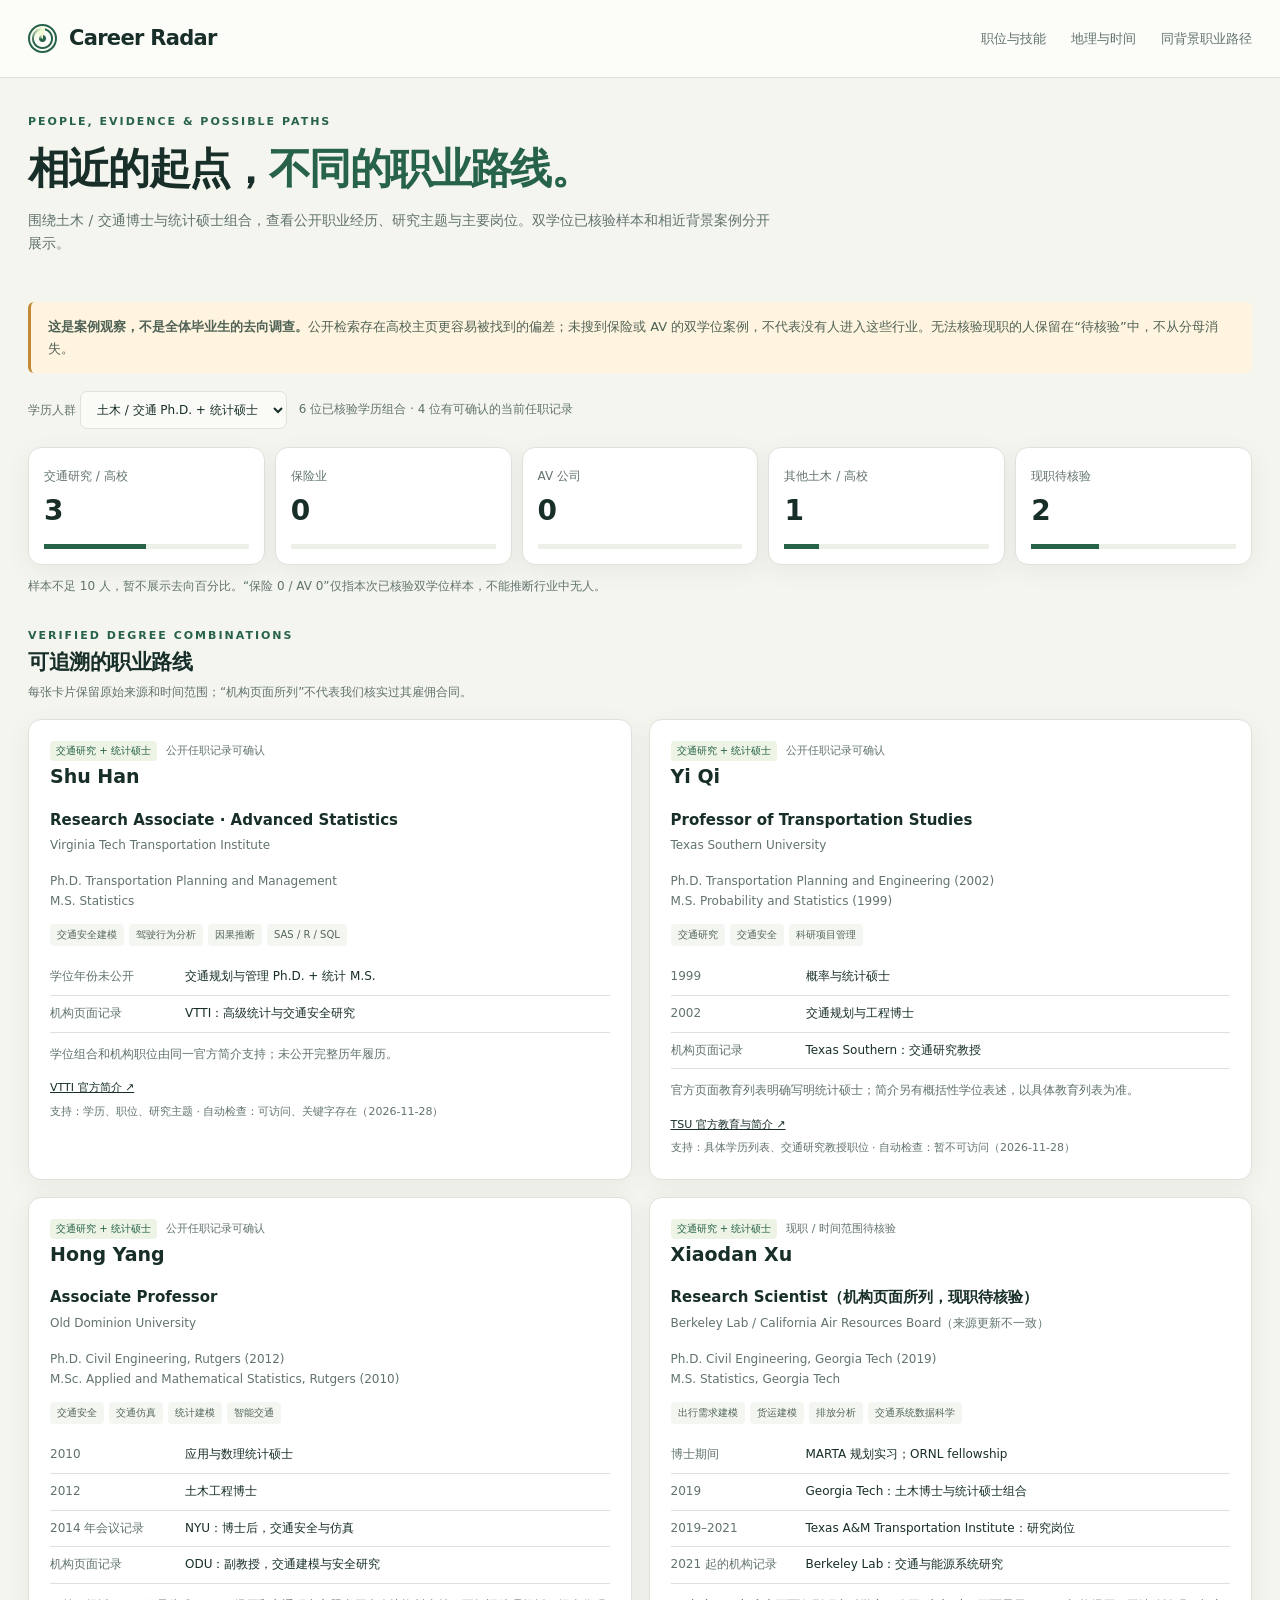
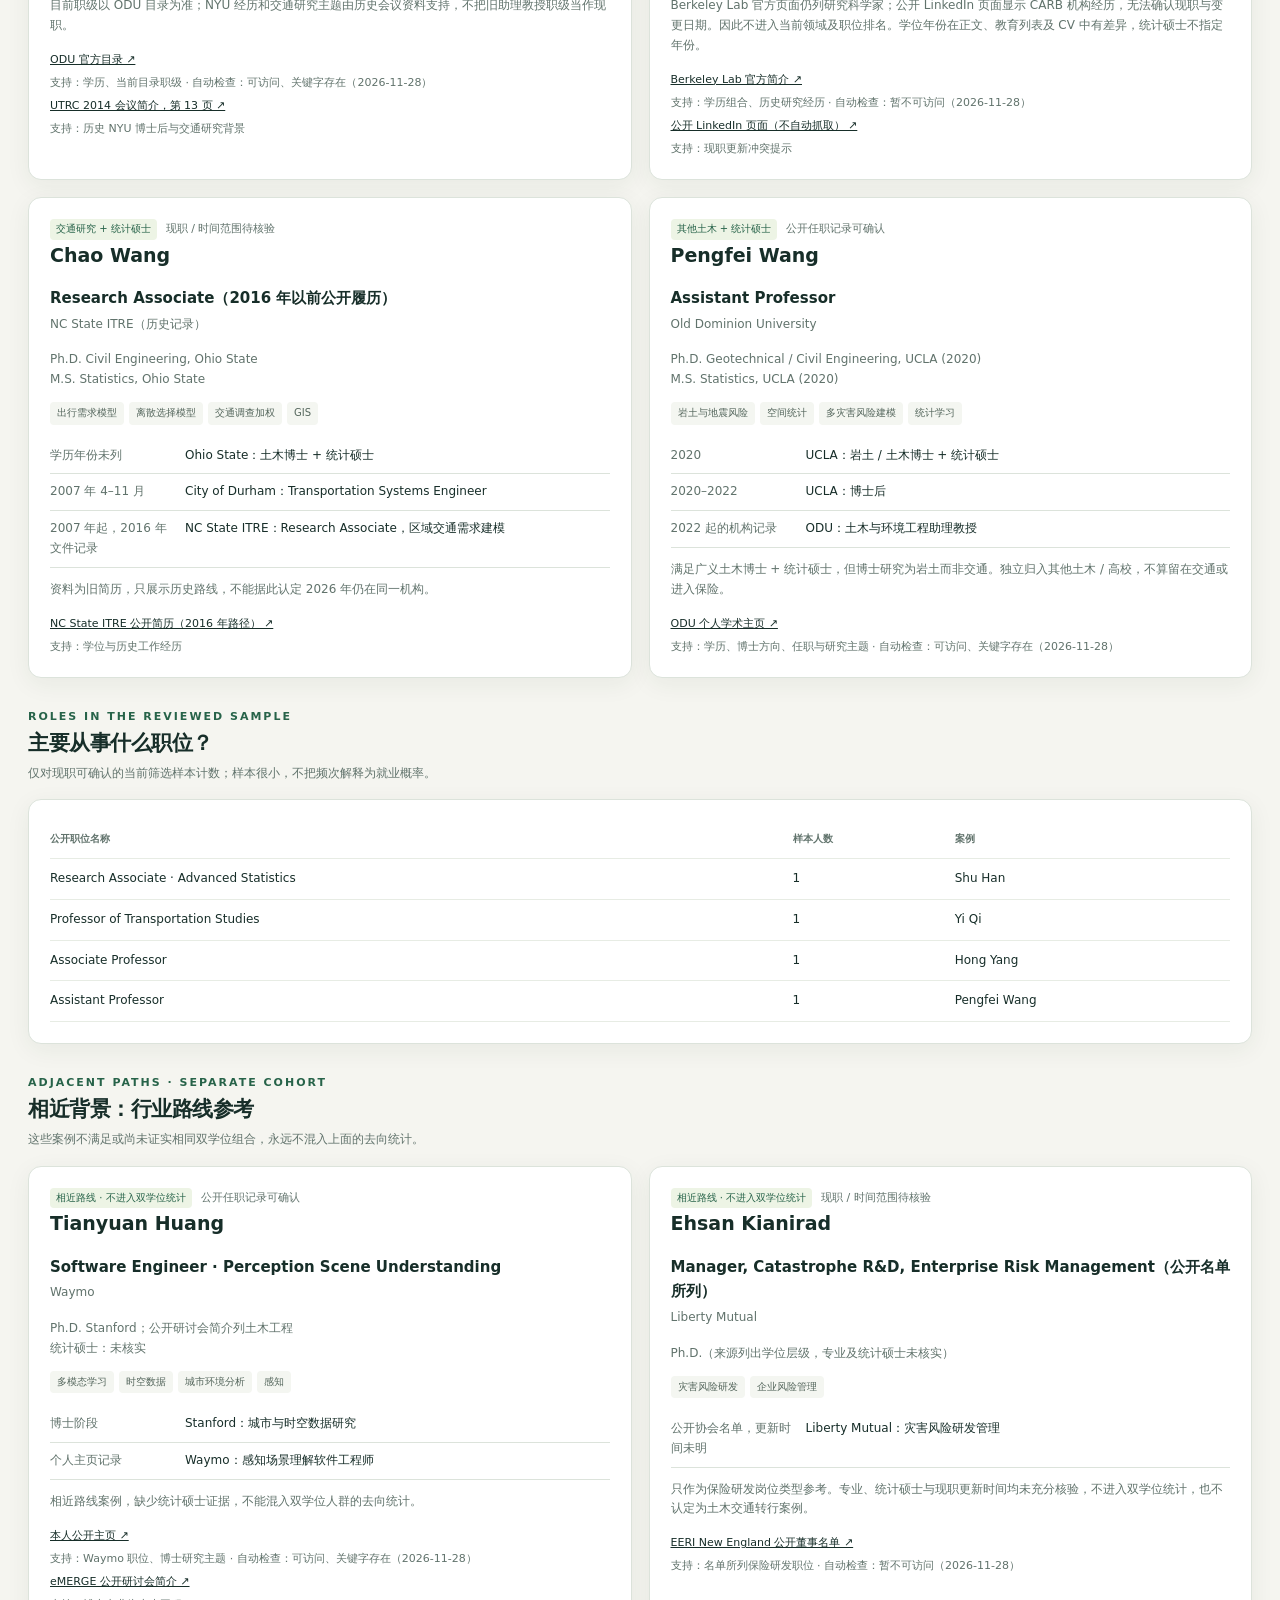
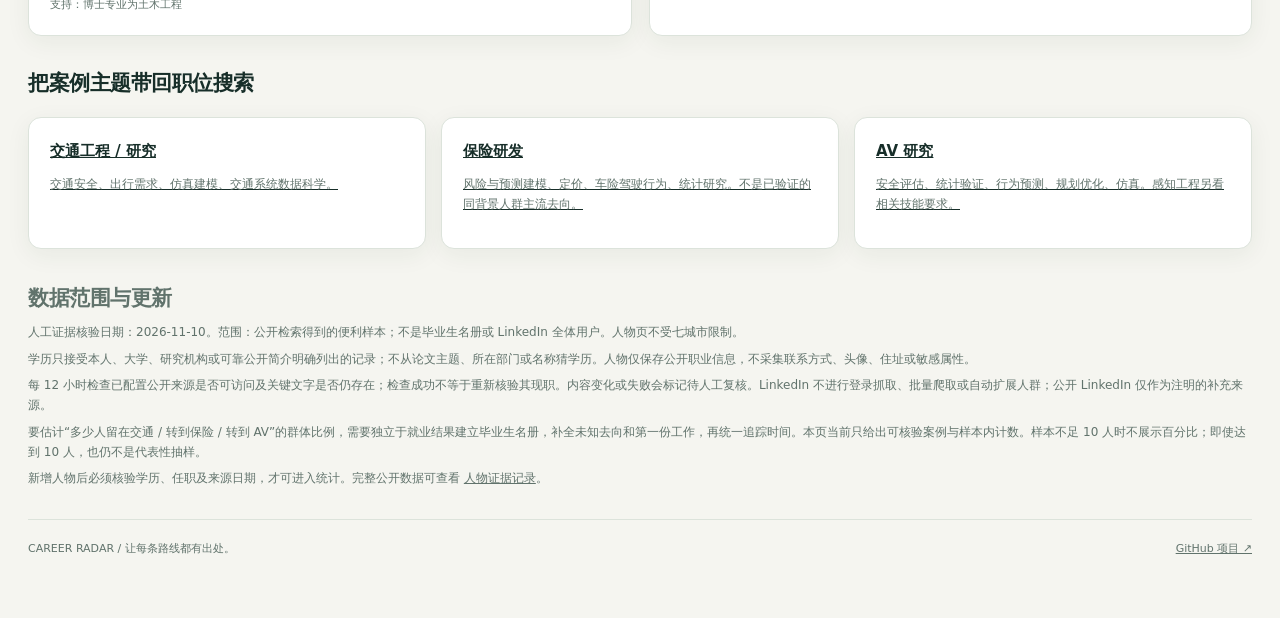
<file: careers.html>
<!doctype html><html lang="zh-CN"><head><meta charset="utf-8"><meta name="viewport" content="width=device-width,initial-scale=1"><title>同背景职业路径 · Career Radar</title><link rel="stylesheet" href="web/site.css?v=20261110-3"><link rel="stylesheet" href="web/upgrade.css?v=20261110-3"></head><body>
<header><nav><div class="brand"><span class="mark" aria-hidden="true"></span>Career Radar</div><div class="navlinks"><a href="index.html">职位与技能</a><a href="history.html">地理与时间</a><a href="careers.html" aria-current="page">同背景职业路径</a></div></nav></header>
<main><section class="hero"><div><div class="eyebrow">PEOPLE, EVIDENCE & POSSIBLE PATHS</div><h1>相近的起点，<span>不同的职业路线。</span></h1><p class="sub">围绕土木 / 交通博士与统计硕士组合，查看公开职业经历、研究主题与主要岗位。双学位已核验样本和相近背景案例分开展示。</p></div></section>
<div class="notice warning"><strong>这是案例观察，不是全体毕业生的去向调查。</strong>公开检索存在高校主页更容易被找到的偏差；未搜到保险或 AV 的双学位案例，不代表没有人进入这些行业。无法核验现职的人保留在“待核验”中，不从分母消失。</div>
<div class="dashboard-controls"><label>学历人群 <select id="cohort" aria-label="职业样本学历范围"><option value="dual">土木 / 交通 Ph.D. + 统计硕士</option><option value="transport_stats">交通研究背景 + 统计硕士</option><option value="civil_stats">其他土木背景 + 统计硕士</option></select></label><span id="sample-note" class="small" aria-live="polite"></span></div>
<div id="people-summary" class="people-summary"></div><p id="share-note" class="small"></p>
<section><div class="section-head"><div><div class="eyebrow">VERIFIED DEGREE COMBINATIONS</div><h2>可追溯的职业路线</h2><p>每张卡片保留原始来源和时间范围；“机构页面所列”不代表我们核实过其雇佣合同。</p></div></div><div class="person-grid" id="people-grid"></div></section>
<section><div class="section-head"><div><div class="eyebrow">ROLES IN THE REVIEWED SAMPLE</div><h2>主要从事什么职位？</h2><p>仅对现职可确认的当前筛选样本计数；样本很小，不把频次解释为就业概率。</p></div></div><div class="panel"><div class="table-wrap"><table><thead><tr><th>公开职位名称</th><th>样本人数</th><th>案例</th></tr></thead><tbody id="roles"></tbody></table></div></div></section>
<section><div class="section-head"><div><div class="eyebrow">ADJACENT PATHS · SEPARATE COHORT</div><h2>相近背景：行业路线参考</h2><p>这些案例不满足或尚未证实相同双学位组合，永远不混入上面的去向统计。</p></div></div><div class="person-grid" id="adjacent-grid"></div></section>
<section><div class="section-head"><h2>把案例主题带回职位搜索</h2></div><div class="role-grid"><a class="panel" href="index.html?track=traffic"><strong>交通工程 / 研究</strong><p class="small">交通安全、出行需求、仿真建模、交通系统数据科学。</p></a><a class="panel" href="index.html?track=insurance"><strong>保险研发</strong><p class="small">风险与预测建模、定价、车险驾驶行为、统计研究。不是已验证的同背景人群主流去向。</p></a><a class="panel" href="index.html?track=av"><strong>AV 研究</strong><p class="small">安全评估、统计验证、行为预测、规划优化、仿真。感知工程另看相关技能要求。</p></a></div></section>
<section class="method"><h2>数据范围与更新</h2><p id="review-date"></p><p>学历只接受本人、大学、研究机构或可靠公开简介明确列出的记录；不从论文主题、所在部门或名称猜学历。人物仅保存公开职业信息，不采集联系方式、头像、住址或敏感属性。</p><p>每 12 小时检查已配置公开来源是否可访问及关键文字是否仍存在；检查成功不等于重新核验其现职。内容变化或失败会标记待人工复核。LinkedIn 不进行登录抓取、批量爬取或自动扩展人群；公开 LinkedIn 仅作为注明的补充来源。</p><p>要估计“多少人留在交通 / 转到保险 / 转到 AV”的群体比例，需要独立于就业结果建立毕业生名册，补全未知去向和第一份工作，再统一追踪时间。本页当前只给出可核验案例与样本内计数。样本不足 10 人时不展示百分比；即使达到 10 人，也仍不是代表性抽样。</p><p>新增人物后必须核验学历、任职及来源日期，才可进入统计。完整公开数据可查看 <a href="data/people.json">人物证据记录</a>。</p></section><footer class="footer"><span>CAREER RADAR / 让每条路线都有出处。</span><a href="https://github.com/Dejong614/career-radar">GitHub 项目 ↗</a></footer></main>
<script id="people-data" type="application/json">{"schema_version": 1, "reviewed_at": "2026-11-10", "scope": "公开检索得到的便利样本；不是毕业生名册或 LinkedIn 全体用户。人物页不受七城市限制。", "profiles": [{"id": "shu-han", "name": "Shu Han", "cohort": "transport_stats", "education": ["Ph.D. Transportation Planning and Management", "M.S. Statistics"], "field": "traffic", "role": "Research Associate · Advanced Statistics", "organization": "Virginia Tech Transportation Institute", "current_confirmed": true, "skills": ["交通安全建模", "驾驶行为分析", "因果推断", "SAS / R / SQL"], "path": [{"period": "学位年份未公开", "label": "交通规划与管理 Ph.D. + 统计 M.S."}, {"period": "机构页面记录", "label": "VTTI：高级统计与交通安全研究"}], "note": "学位组合和机构职位由同一官方简介支持；未公开完整历年履历。", "sources": [{"url": "https://www.vtti.vt.edu/staffdir/bio.php?pn=120117", "label": "VTTI 官方简介", "supports": "学历、职位、研究主题", "markers": ["Shu Han", "Statistics", "Research Associate"]}]}, {"id": "yi-qi", "name": "Yi Qi", "cohort": "transport_stats", "education": ["Ph.D. Transportation Planning and Engineering (2002)", "M.S. Probability and Statistics (1999)"], "field": "traffic", "role": "Professor of Transportation Studies", "organization": "Texas Southern University", "current_confirmed": true, "skills": ["交通研究", "交通安全", "科研项目管理"], "path": [{"period": "1999", "label": "概率与统计硕士"}, {"period": "2002", "label": "交通规划与工程博士"}, {"period": "机构页面记录", "label": "Texas Southern：交通研究教授"}], "note": "官方页面教育列表明确写明统计硕士；简介另有概括性学位表述，以具体教育列表为准。", "sources": [{"url": "https://coset.tsu.edu/people/yi-qi/", "label": "TSU 官方教育与简介", "supports": "具体学历列表、交通研究教授职位", "markers": ["Yi Qi", "Probability and Statistics", "Professor"]}]}, {"id": "hong-yang", "name": "Hong Yang", "cohort": "transport_stats", "education": ["Ph.D. Civil Engineering, Rutgers (2012)", "M.Sc. Applied and Mathematical Statistics, Rutgers (2010)"], "field": "traffic", "role": "Associate Professor", "organization": "Old Dominion University", "current_confirmed": true, "skills": ["交通安全", "交通仿真", "统计建模", "智能交通"], "path": [{"period": "2010", "label": "应用与数理统计硕士"}, {"period": "2012", "label": "土木工程博士"}, {"period": "2014 年会议记录", "label": "NYU：博士后，交通安全与仿真"}, {"period": "机构页面记录", "label": "ODU：副教授，交通建模与安全研究"}], "note": "目前职级以 ODU 目录为准；NYU 经历和交通研究主题由历史会议资料支持，不把旧助理教授职级当作现职。", "sources": [{"url": "https://www.odu.edu/directory/hong-yang", "label": "ODU 官方目录", "supports": "学历、当前目录职级", "markers": ["Hong Yang", "Statistics", "Associate Professor"]}, {"url": "https://www.utrc2.org/sites/default/files/11-19-14-Tech-Summit-Program.pdf", "label": "UTRC 2014 会议简介，第 13 页", "supports": "历史 NYU 博士后与交通研究背景", "check": false}]}, {"id": "xiaodan-xu", "name": "Xiaodan Xu", "cohort": "transport_stats", "education": ["Ph.D. Civil Engineering, Georgia Tech (2019)", "M.S. Statistics, Georgia Tech"], "field": "unknown", "reported_field": "traffic", "role": "Research Scientist（机构页面所列，现职待核验）", "organization": "Berkeley Lab / California Air Resources Board（来源更新不一致）", "current_confirmed": false, "skills": ["出行需求建模", "货运建模", "排放分析", "交通系统数据科学"], "path": [{"period": "博士期间", "label": "MARTA 规划实习；ORNL fellowship"}, {"period": "2019", "label": "Georgia Tech：土木博士与统计硕士组合"}, {"period": "2019–2021", "label": "Texas A&M Transportation Institute：研究岗位"}, {"period": "2021 起的机构记录", "label": "Berkeley Lab：交通与能源系统研究"}], "note": "Berkeley Lab 官方页面仍列研究科学家；公开 LinkedIn 页面显示 CARB 机构经历，无法确认现职与变更日期。因此不进入当前领域及职位排名。学位年份在正文、教育列表及 CV 中有差异，统计硕士不指定年份。", "sources": [{"url": "https://eta.lbl.gov/people/xiaodan-xu", "label": "Berkeley Lab 官方简介", "supports": "学历组合、历史研究经历", "markers": ["Xiaodan Xu", "Statistics", "research scientist"]}, {"url": "https://www.linkedin.com/in/xiaodanxu", "label": "公开 LinkedIn 页面（不自动抓取）", "supports": "现职更新冲突提示", "check": false}]}, {"id": "chao-wang", "name": "Chao Wang", "cohort": "transport_stats", "education": ["Ph.D. Civil Engineering, Ohio State", "M.S. Statistics, Ohio State"], "field": "unknown", "reported_field": "traffic", "role": "Research Associate（2016 年以前公开履历）", "organization": "NC State ITRE（历史记录）", "current_confirmed": false, "skills": ["出行需求模型", "离散选择模型", "交通调查加权", "GIS"], "path": [{"period": "学历年份未列", "label": "Ohio State：土木博士 + 统计硕士"}, {"period": "2007 年 4–11 月", "label": "City of Durham：Transportation Systems Engineer"}, {"period": "2007 年起，2016 年文件记录", "label": "NC State ITRE：Research Associate，区域交通需求建模"}], "note": "资料为旧简历，只展示历史路线，不能据此认定 2026 年仍在同一机构。", "sources": [{"url": "https://itre.ncsu.edu/wp-content/uploads/2016/03/WangC.pdf", "label": "NC State ITRE 公开简历（2016 年路径）", "supports": "学位与历史工作经历", "check": false}]}, {"id": "pengfei-wang", "name": "Pengfei Wang", "cohort": "civil_stats", "education": ["Ph.D. Geotechnical / Civil Engineering, UCLA (2020)", "M.S. Statistics, UCLA (2020)"], "field": "other", "role": "Assistant Professor", "organization": "Old Dominion University", "current_confirmed": true, "skills": ["岩土与地震风险", "空间统计", "多灾害风险建模", "统计学习"], "path": [{"period": "2020", "label": "UCLA：岩土 / 土木博士 + 统计硕士"}, {"period": "2020–2022", "label": "UCLA：博士后"}, {"period": "2022 起的机构记录", "label": "ODU：土木与环境工程助理教授"}], "note": "满足广义土木博士 + 统计硕士，但博士研究为岩土而非交通。独立归入其他土木 / 高校，不算留在交通或进入保险。", "sources": [{"url": "https://sites.wp.odu.edu/pengfei-wang/", "label": "ODU 个人学术主页", "supports": "学历、博士方向、任职与研究主题", "markers": ["Pengfei Wang", "Statistics", "Assistant Professor"]}]}, {"id": "tianyuan-huang", "name": "Tianyuan Huang", "cohort": "adjacent", "education": ["Ph.D. Stanford；公开研讨会简介列土木工程", "统计硕士：未核实"], "field": "av", "role": "Software Engineer · Perception Scene Understanding", "organization": "Waymo", "current_confirmed": true, "skills": ["多模态学习", "时空数据", "城市环境分析", "感知"], "path": [{"period": "博士阶段", "label": "Stanford：城市与时空数据研究"}, {"period": "个人主页记录", "label": "Waymo：感知场景理解软件工程师"}], "note": "相近路线案例，缺少统计硕士证据，不能混入双学位人群的去向统计。", "sources": [{"url": "https://tianyuanhuang.github.io/", "label": "本人公开主页", "supports": "Waymo 职位、博士研究主题", "markers": ["Tianyuan Huang", "Waymo", "Software Engineer"]}, {"url": "https://yi-ju.me/eMERGE/presentations/", "label": "eMERGE 公开研讨会简介", "supports": "博士专业为土木工程", "check": false}]}, {"id": "ehsan-kianirad", "name": "Ehsan Kianirad", "cohort": "adjacent", "education": ["Ph.D.（来源列出学位层级，专业及统计硕士未核实）"], "field": "insurance", "role": "Manager, Catastrophe R&D, Enterprise Risk Management（公开名单所列）", "organization": "Liberty Mutual", "current_confirmed": false, "skills": ["灾害风险研发", "企业风险管理"], "path": [{"period": "公开协会名单，更新时间未明", "label": "Liberty Mutual：灾害风险研发管理"}], "note": "只作为保险研发岗位类型参考。专业、统计硕士与现职更新时间均未充分核验，不进入双学位统计，也不认定为土木交通转行案例。", "sources": [{"url": "https://new-england.eeri.org/?page_id=135", "label": "EERI New England 公开董事名单", "supports": "名单所列保险研发职位", "markers": ["Ehsan Kianirad", "Liberty Mutual"]}]}], "source_health": {"https://www.vtti.vt.edu/staffdir/bio.php?pn=120117": {"checked_at": "2026-11-28T07:51:31+00:00", "status": "reachable_keywords_present"}, "https://coset.tsu.edu/people/yi-qi/": {"checked_at": "2026-11-28T07:51:31+00:00", "status": "unavailable", "error": "URLError"}, "https://www.odu.edu/directory/hong-yang": {"checked_at": "2026-11-28T07:51:31+00:00", "status": "reachable_keywords_present"}, "https://eta.lbl.gov/people/xiaodan-xu": {"checked_at": "2026-11-28T07:51:31+00:00", "status": "unavailable", "error": "HTTPError"}, "https://sites.wp.odu.edu/pengfei-wang/": {"checked_at": "2026-11-28T07:51:31+00:00", "status": "reachable_keywords_present"}, "https://tianyuanhuang.github.io/": {"checked_at": "2026-11-28T07:51:31+00:00", "status": "reachable_keywords_present"}, "https://new-england.eeri.org/?page_id=135": {"checked_at": "2026-11-28T07:51:31+00:00", "status": "unavailable", "error": "HTTPError"}}, "summary": {"sample_n": 6, "confirmed_n": 4, "counts": {"traffic": 3, "insurance": 0, "av": 0, "other": 1, "unknown": 2}, "roles": [["Research Associate · Advanced Statistics", 1], ["Professor of Transportation Studies", 1], ["Associate Professor", 1], ["Assistant Professor", 1]], "show_percentages": false}}</script><script src="web/careers.js?v=20261110-3" defer></script></body></html>
</file>
<file: web/site.css>
:root{--bg:#f5f5f0;--paper:#fff;--ink:#172e29;--muted:#61736c;--line:#dce3db;--green:#276349;--lime:#ddf29c;--blue:#456d9e;--orange:#ae623f;--shadow:0 6px 24px #213b2710}*{box-sizing:border-box}body{margin:0;background:var(--bg);color:var(--ink);font:15px/1.65 system-ui,-apple-system,"Segoe UI","Microsoft YaHei",sans-serif}a{color:inherit}button,input,select{font:inherit}button,select{cursor:pointer}button:focus-visible,a:focus-visible,input:focus-visible,select:focus-visible{outline:3px solid #78a440;outline-offset:3px}button{border:1px solid var(--line);border-radius:8px;background:#fff;color:var(--ink);padding:9px 15px}button:hover{background:#edf2e8}header{border-bottom:1px solid var(--line);background:#fcfcf8}nav{max-width:1280px;margin:auto;padding:21px 28px;display:flex;align-items:center;justify-content:space-between;gap:20px}.brand{display:flex;gap:12px;align-items:center;font-weight:750;letter-spacing:-.7px;font-size:21px}.mark{border:2px solid var(--green);border-radius:50%;width:29px;height:29px;position:relative;background:radial-gradient(circle,var(--green) 0 3px,transparent 4px 8px,var(--green) 9px 10px,transparent 11px)}.mark:after{content:"";position:absolute;inset:1px;background:conic-gradient(from 15deg,transparent 65%,#f0f9d4 95%);border-radius:50%}.navlinks{display:flex;gap:25px;font-size:13px}.navlinks a{text-decoration:none;color:var(--muted)}main{max-width:1280px;margin:auto;padding:35px 28px 60px}.hero{display:grid;grid-template-columns:1fr auto;gap:30px;padding-bottom:29px}.eyebrow{font-size:11px;letter-spacing:2px;font-weight:750;color:var(--green)}h1{font-size:42px;line-height:1.25;letter-spacing:-1.8px;margin:12px 0 14px}h1 span{color:var(--green)}.sub{color:var(--muted);max-width:750px;margin:0;font-size:14px}.sync{align-self:center;background:#eaf0e2;border:1px solid #dae4cf;padding:16px 20px;border-radius:12px;max-width:300px}.sync strong{font-size:13px;display:block}.sync small{font-size:11px;color:var(--muted)}.dot{display:inline-block;width:7px;height:7px;background:#547d38;border-radius:50%;margin-right:7px}.banner{padding:10px 15px;border:1px solid #ebd5ad;background:#fff6e4;border-radius:8px;font-size:12px;margin-bottom:20px}.banner:empty{display:none}.metrics{display:grid;grid-template-columns:repeat(3,1fr);gap:17px;margin-bottom:28px}.metric{position:relative;border:1px solid var(--line);border-radius:13px;background:var(--paper);padding:21px 24px;box-shadow:var(--shadow);overflow:hidden}.metric:after{content:"";position:absolute;width:70px;height:70px;border:14px solid #e8eedc;border-radius:50%;right:-15px;top:-15px}.metric .label{color:var(--muted);font-size:12px}.metric b{font-size:37px;line-height:1.4;display:block;font-variant-numeric:tabular-nums}.metric .hint{font-size:11px;color:var(--muted)}.section-head{display:flex;align-items:center;justify-content:space-between;gap:16px;margin:30px 0 16px}h2{font-size:21px;letter-spacing:-.5px;margin:0}.section-head p{margin:3px 0 0;color:var(--muted);font-size:12px}.small{font-size:12px;color:var(--muted)}.panel{background:var(--paper);border:1px solid var(--line);border-radius:13px;padding:21px;box-shadow:var(--shadow)}.filters{display:flex;gap:10px;align-items:center;flex-wrap:wrap;margin-bottom:15px}input[type=search],select{background:#fafbf7;border:1px solid var(--line);border-radius:7px;padding:10px 12px;color:var(--ink);max-width:100%}input[type=search]{flex:1;min-width:190px}label.inline{display:flex;gap:6px;align-items:center;font-size:12px;color:var(--muted)}.tabs{display:flex;gap:7px;flex-wrap:wrap;padding-bottom:15px;border-bottom:1px solid var(--line)}.tabs button{font-size:12px;padding:7px 12px;border-color:transparent;background:#f4f6f0}.tabs button[aria-pressed=true]{background:var(--ink);color:#fff}.resultline{display:flex;justify-content:space-between;align-items:center;gap:10px;padding:15px 0 6px}.jobs{display:grid;gap:0}.job{display:grid;grid-template-columns:1fr 160px;gap:16px;padding:19px 0;border-bottom:1px solid #e9eee7}.job:last-child{border-bottom:0}.meta{font-size:11px;color:var(--muted);display:flex;gap:9px;align-items:center;flex-wrap:wrap}.job h3{font-size:16px;margin:7px 0 8px;font-weight:650;line-height:1.45}.job h3 a{text-decoration:none}.job h3 a:hover{text-decoration:underline}.badge{font-size:10px;border-radius:4px;padding:2px 6px;background:#edf4e5;color:var(--green)}.badge.insurance{background:#f7eee6;color:#94502b}.badge.av{background:#edf0f9;color:#486e9f}.tags{display:flex;flex-wrap:wrap;gap:5px}.tag{font-size:10px;background:#f4f6f1;padding:3px 7px;border-radius:4px;color:#53655b}.job-side{font-size:11px;color:var(--muted);text-align:right;display:flex;flex-direction:column;justify-content:center;gap:5px}.job-side a{color:var(--green);font-weight:650;text-decoration:none}.job details{margin-top:9px;font-size:11px;color:var(--muted)}summary{cursor:pointer}.evidence{padding:7px 0;border-bottom:1px dashed var(--line);overflow-wrap:anywhere}.evidence q{display:block;color:#596a61;margin-top:3px}.empty{color:var(--muted);padding:35px 15px;text-align:center}.pagination{display:flex;justify-content:center;align-items:center;gap:15px;margin:20px 0 0;font-size:12px}.pagination button:disabled{opacity:.4;cursor:default}.skill-grid{display:grid;grid-template-columns:repeat(3,1fr);gap:17px}.skill-panel h3{font-size:15px;margin:0 0 4px}.skill-panel p{font-size:11px;color:var(--muted);margin:0 0 18px}.barrow{margin:12px 0}.barlabels{display:flex;justify-content:space-between;gap:8px;font-size:11px;margin-bottom:5px}.barlabels span:last-child{color:var(--muted);white-space:nowrap}.track{height:6px;background:#eef1ea;border-radius:8px;overflow:hidden}.fill{height:100%;background:var(--green);border-radius:8px}.insurance .fill{background:var(--orange)}.av .fill{background:var(--blue)}.cross-grid{display:grid;grid-template-columns:1.15fr 1fr;gap:17px}.table-wrap{overflow:auto}table{border-collapse:collapse;width:100%;font-size:12px;text-align:left}th{font-size:10px;color:var(--muted);font-weight:600}td,th{padding:10px 8px;border-bottom:1px solid #e7ece4}td:first-child,th:first-child{padding-left:0}.heat{display:inline-block;min-width:45px;text-align:center;padding:4px 7px;border-radius:5px;background:#edf4e4}.pair{display:grid;grid-template-columns:27px 1fr auto;gap:8px;align-items:center;padding:11px 0;border-bottom:1px solid #e7ece4;font-size:12px}.rank{font:12px ui-monospace,monospace;color:var(--muted)}.pairs small{color:var(--muted)}.sourcegrid{display:grid;grid-template-columns:repeat(3,1fr);gap:11px;margin-top:16px}.source{border:1px solid var(--line);border-radius:8px;padding:12px;font-size:11px;overflow-wrap:anywhere}.source a{font-weight:650;text-decoration:none}.source small{display:block;color:var(--muted);margin-top:5px}.ok{color:var(--green)}.warn{color:#a96c22}.method{margin-top:32px;color:var(--muted);font-size:12px}.method p{margin:7px 0}.method details{margin-top:15px}.footer{display:flex;justify-content:space-between;gap:20px;border-top:1px solid var(--line);padding-top:20px;margin-top:30px;color:var(--muted);font-size:11px}.loading{opacity:.65}@media(max-width:820px){h1{font-size:33px}.hero{grid-template-columns:1fr}.sync{max-width:none}.skill-grid{grid-template-columns:1fr}.cross-grid{grid-template-columns:1fr}.sourcegrid{grid-template-columns:1fr 1fr}.job{grid-template-columns:1fr}.job-side{text-align:left;flex-direction:row;justify-content:space-between;flex-wrap:wrap}.navlinks{gap:15px}.metrics{gap:8px}.metric{padding:14px}.metric b{font-size:29px}.metric:after{display:none}.metric .hint{font-size:10px}}@media(max-width:500px){main{padding:25px 16px}nav{padding:16px}.navlinks a:nth-child(3){display:none}h1{font-size:29px}.metrics{grid-template-columns:1fr}.metric{display:grid;grid-template-columns:1fr auto;align-items:center}.metric b{grid-column:2;grid-row:1/3}.metric .hint{grid-row:2}.section-head{align-items:flex-start}.sourcegrid{grid-template-columns:1fr}.panel{padding:16px}.footer{flex-direction:column;gap:5px}}
</file>
<file: web/upgrade.css>
.page-nav{display:flex;gap:8px;margin:18px 0}.page-nav a{text-decoration:none;padding:8px 14px;border-radius:8px;font-size:13px}.page-nav a[aria-current=page]{background:var(--ink);color:white}.kind-switch{display:inline-flex;background:#eef2e9;border-radius:9px;padding:4px;gap:4px}.kind-switch button{border:0;background:transparent;padding:8px 15px}.kind-switch button[aria-pressed=true]{background:var(--ink);color:#fff}.filter-context{display:flex;gap:15px;align-items:center;flex-wrap:wrap;margin-bottom:15px}.filter-context p{margin:0;font-size:12px;color:var(--muted)}.match-note{margin:10px 0;font-size:12px;padding:8px 10px;background:#f0f5e9;border-radius:6px}.match-note p{margin:2px 0}.tag.core{color:#245e40;background:#e1efce}.tag.related{background:#eef0e8}.notice{padding:14px 17px;background:#f1f4e9;border-left:3px solid #6c8a49;border-radius:6px;color:#4f6256;font-size:13px;margin:18px 0}.notice.warning{background:#fff4df;border-color:#c28a36}.dashboard-controls{display:flex;align-items:center;gap:12px;flex-wrap:wrap;margin:18px 0}.dashboard-controls label{font-size:12px;color:var(--muted)}.timeline-box{margin:20px 0}.timeline-head{display:flex;justify-content:space-between;align-items:center;gap:12px}.timeline-head strong{font-size:18px}input[type=range]{width:100%;accent-color:var(--green)}.legend{display:flex;gap:18px;flex-wrap:wrap;font-size:12px;color:var(--muted);margin:14px 0}.legend span{display:flex;align-items:center;gap:6px}.swatch{width:10px;height:10px;border-radius:2px;display:inline-block}.traffic-color{background:var(--green)}.insurance-color{background:var(--orange)}.av-color{background:var(--blue)}.geo-grid{display:grid;grid-template-columns:1.1fr 1fr;gap:25px;align-items:start}.city-row{display:grid;grid-template-columns:105px 1fr 34px;gap:9px;align-items:center;margin:15px 0;font-size:12px}.city-stacked{display:flex;height:25px;background:#f1f3ed;position:relative}.city-segment{height:25px;min-width:0;display:flex;align-items:center;justify-content:center;transition:width .35s}.city-segment span{background:rgba(255,255,255,.93);border-radius:3px;padding:0 3px;color:var(--ink);font-size:10px}.city-total{text-align:right}.city-counts{grid-column:2/4;color:var(--muted);font-size:10px;margin-top:-5px}.geo-map{width:100%;height:auto}.geo-map .state{fill:#e6ecdf;stroke:#fff;stroke-width:.6}.geo-map text{font:18px system-ui;fill:var(--ink)}.geo-map .geo-point{cursor:pointer}.geo-map .point-total{font-weight:650;fill:var(--green)}.role-grid{display:grid;grid-template-columns:repeat(3,1fr);gap:15px}.person-grid{display:grid;grid-template-columns:repeat(2,1fr);gap:17px}.person h3{font-size:19px;margin:0}.person .education{font-size:12px;color:var(--muted);margin:12px 0}.person .path-step{display:grid;grid-template-columns:125px 1fr;gap:10px;font-size:12px;padding:8px 0;border-bottom:1px solid var(--line)}.path-step span:first-child{color:var(--muted)}.person .sources{display:flex;flex-direction:column;gap:5px;margin-top:15px;font-size:11px}.people-summary{display:grid;grid-template-columns:repeat(5,1fr);gap:10px}.people-summary .panel{padding:15px}.people-summary b{font-size:28px;display:block}.people-summary span{font-size:12px;color:var(--muted)}.mini-bar{height:5px;background:#edf0e8;margin-top:10px}.mini-fill{height:100%;background:var(--green)}.history-events{max-height:500px;overflow:auto}.snapshot-list{font-size:11px;color:var(--muted)}.source-status{font-size:11px;color:var(--muted)}@media(max-width:850px){.geo-grid,.person-grid{grid-template-columns:1fr}.role-grid{grid-template-columns:1fr}.people-summary{grid-template-columns:repeat(3,1fr)}.navlinks{flex-wrap:wrap}}@media(max-width:500px){.people-summary{grid-template-columns:repeat(2,1fr)}.person .path-step{grid-template-columns:95px 1fr}.city-row{grid-template-columns:85px 1fr 25px}.navlinks a:nth-child(3){display:initial}}@media(prefers-reduced-motion:reduce){.city-segment{transition:none}}
</file>
